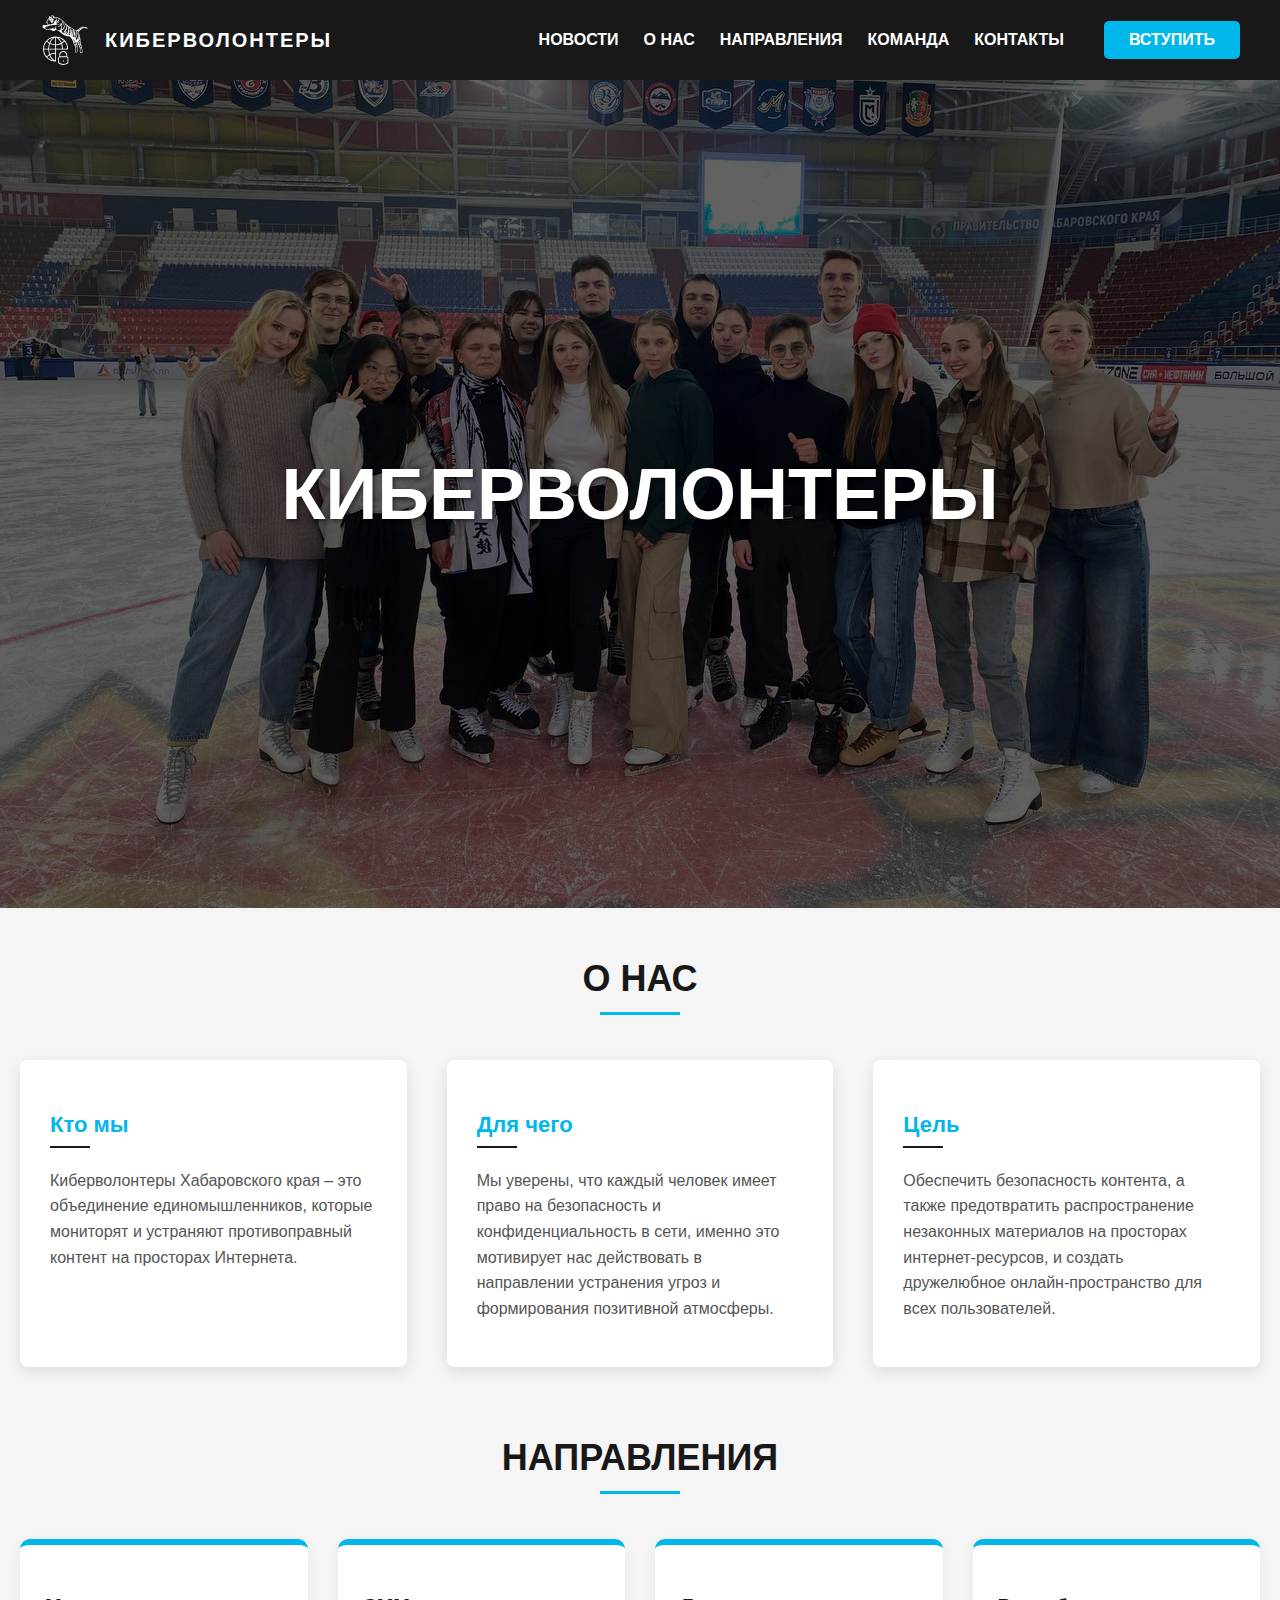
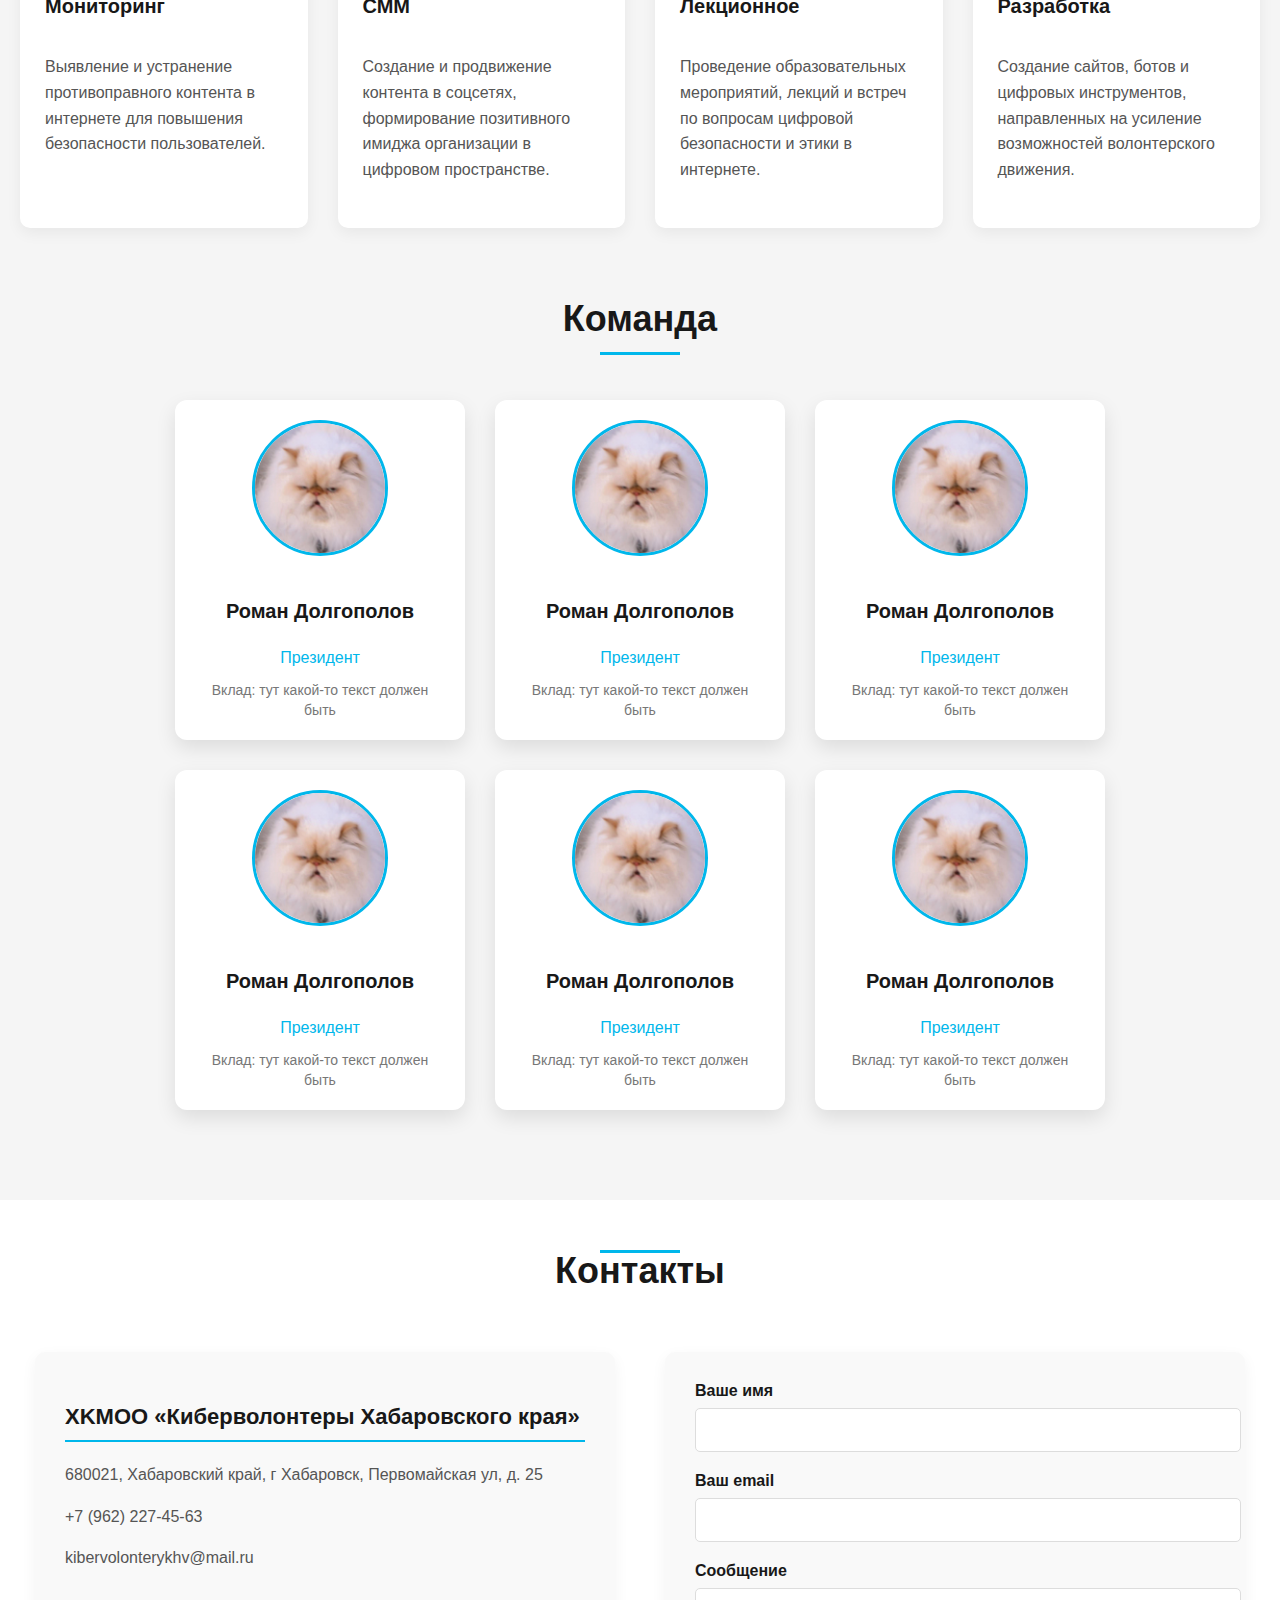
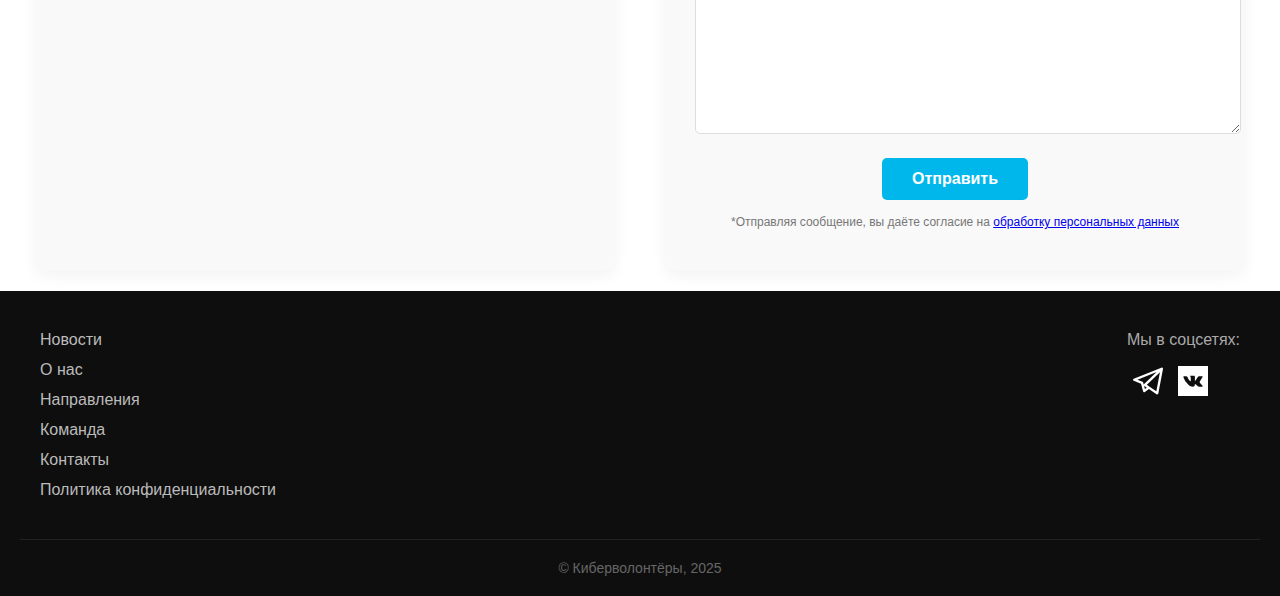
<file: index.html>
<!DOCTYPE html>
<html lang="ru">
<head>
    <meta charset="UTF-8">
    <meta name="viewport" content="width=device-width, initial-scale=1.0, maximum-scale=1.0, user-scalable=no">
    <title>Главная | КиберВолонтеры</title>
    <link rel="stylesheet" href="style.css">
</head>

<body>
    <div id="header"></div>
    
    <section class="hero">
        <div class="hero-overlay">
            <h1>КИБЕРВОЛОНТЕРЫ</h1>
        </div>
    </section>
    
    <section id="about" class="about-section">
        <h2>О НАС</h2>
        <div class="about-grid">
            <div class="about-card">
                <h3>Кто мы</h3>
                <p>Киберволонтеры Хабаровского края – это объединение единомышленников, которые мониторят и устраняют противоправный контент на просторах Интернета.</p>
            </div>
            <div class="about-card">
                <h3>Для чего</h3>
                <p>Мы уверены, что каждый человек имеет право на безопасность и конфиденциальность в сети, именно это мотивирует нас действовать в направлении устранения угроз и формирования позитивной атмосферы.</p>
            </div>
            <div class="about-card">
                <h3>Цель</h3>
                <p>Обеспечить безопасность контента, а также предотвратить распространение незаконных материалов на просторах интернет-ресурсов, и создать дружелюбное онлайн-пространство для всех пользователей.</p>
            </div>
        </div>
    </section>

    <section id="directions" class="directions-section">
        <h2>НАПРАВЛЕНИЯ</h2>
        <div class="directions-grid">
            <div class="direction-card">
                <h3>Мониторинг</h3>
                <p>Выявление и устранение противоправного контента в интернете для повышения безопасности пользователей.</p>
            </div>
            <div class="direction-card">
                <h3>СММ</h3>
                <p>Создание и продвижение контента в соцсетях, формирование позитивного имиджа организации в цифровом пространстве.</p>
            </div>
            <div class="direction-card">
                <h3>Лекционное</h3>
                <p>Проведение образовательных мероприятий, лекций и встреч по вопросам цифровой безопасности и этики в интернете.</p>
            </div>
            <div class="direction-card">
                <h3>Разработка</h3>
                <p>Создание сайтов, ботов и цифровых инструментов, направленных на усиление возможностей волонтерского движения.</p>
            </div>
        </div>
    </section>

    <section id="team" class="team-section">
        <h2>Команда</h2>
        <div class="team-grid">
            <div class="team-member-card">
                <img src="photo team\photo1.jpg">
                <h3>Роман Долгополов</h3>
                <p class="member-role">Президент</p>
                <p class="member-contribution">Вклад: тут какой-то текст должен быть</p>
            </div>
            <div class="team-member-card">
                <img src="photo team\photo1.jpg">
                <h3>Роман Долгополов</h3>
                <p class="member-role">Президент</p>
                <p class="member-contribution">Вклад: тут какой-то текст должен быть</p>
            </div>
            <div class="team-member-card">
                <img src="photo team\photo1.jpg">
                <h3>Роман Долгополов</h3>
                <p class="member-role">Президент</p>
                <p class="member-contribution">Вклад: тут какой-то текст должен быть</p>
            </div>
            <div class="team-member-card">
                <img src="photo team\photo1.jpg">
                <h3>Роман Долгополов</h3>
                <p class="member-role">Президент</p>
                <p class="member-contribution">Вклад: тут какой-то текст должен быть</p>
            </div>
            <div class="team-member-card">
                <img src="photo team\photo1.jpg">
                <h3>Роман Долгополов</h3>
                <p class="member-role">Президент</p>
                <p class="member-contribution">Вклад: тут какой-то текст должен быть</p>
            </div>
            <div class="team-member-card">
                <img src="photo team\photo1.jpg">
                <h3>Роман Долгополов</h3>
                <p class="member-role">Президент</p>
                <p class="member-contribution">Вклад: тут какой-то текст должен быть</p>
            </div>
        </section>

        <div id="contacts" class="contacts-bg">
            <section class="contacts-section">
                <h2>Контакты</h2>
                <div class="contacts-container">
                    <div class="contacts-info">
                        <h3>XKMOO «Киберволонтеры Хабаровского края»</h3>
                        <p>680021, Хабаровский край, г Хабаровск, Первомайская ул, д. 25</p>
                        <p>+7 (962) 227-45-63</p>
                        <p>kibervolonterykhv@mail.ru</p>
                    </div>
                    <div class="contacts-form">
                        <form id="contactForm" action="mailto:kibervolonterykhv@mail.ru" method="post" enctype="text/plain">
                            <div class="form-group">
                                <label for="name">Ваше имя</label>
                                <input type="text" id="name" name="name" required>
                            </div>
                            <div class="form-group">
                                <label for="email">Ваш email</label>
                                <input type="email" id="email" name="email" required>
                            </div>
                            <div class="form-group">
                                <label for="message">Сообщение</label>
                                <textarea id="message" name="message" rows="4" required></textarea>
                            </div>
                            <button type="submit" class="submit-btn">Отправить</button>
                            <p class="consent">*Отправляя сообщение, вы даёте согласие на <a href="privacy.html" target="_blank">обработку персональных данных</a></p>
                        </form>
                    </div>
                </div>
            </section>
        </div>

    </div>


    <div id="footer"></div>
      
    <script src="load.js"></script>
       
</body>
</html>
</file>
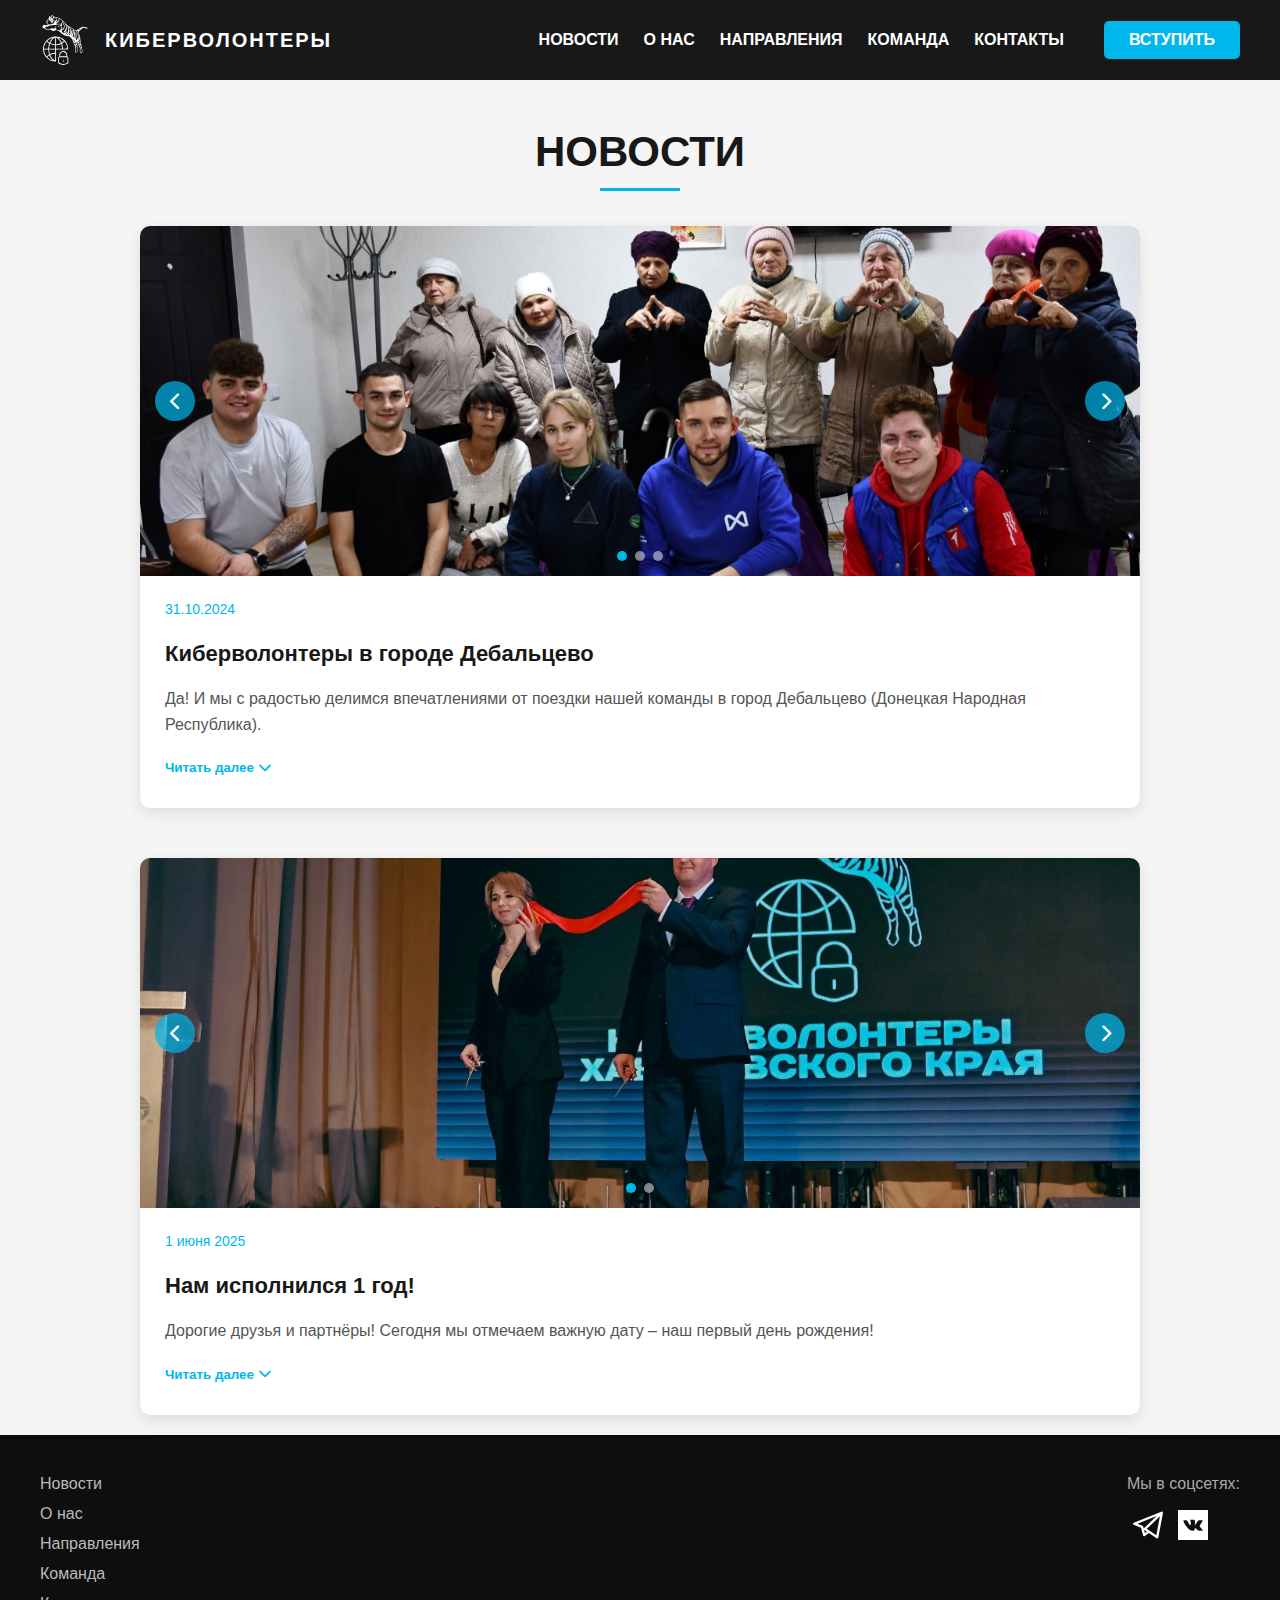
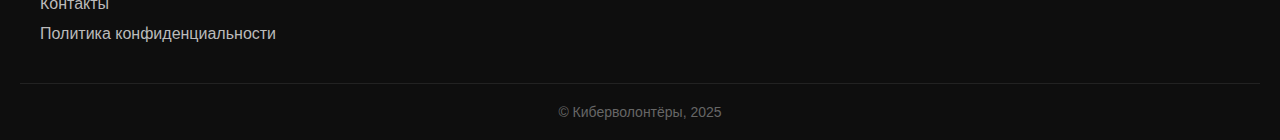
<file: news.html>
<!DOCTYPE html>
<html lang="ru">
<head>
    <meta charset="UTF-8">
    <meta name="viewport" content="width=device-width, initial-scale=1.0">
    <title>Новости | КиберВолонтеры</title>
    <link rel="stylesheet" href="style.css">
    <link rel="stylesheet" href="https://cdnjs.cloudflare.com/ajax/libs/font-awesome/6.0.0-beta3/css/all.min.css">
</head>

<body>
    <div id="header"></div>
    
    <section class="news-section">
        <h1 class="news-title">НОВОСТИ</h1>
        
        <div class="news-container">
            <!-- Новость 1 -->
            <div class="news-card">
                <div class="media-container">
                    <!-- Фото -->
                    <div class="media-item active">
                        <img src="news/debalcevo/d3DVJurjSqk.jpg">
                    </div>
                    <div class="media-item">
                        <img src="news/debalcevo/rp0hU2rvq1s.jpg">
                    </div>
                    <div class="media-item">
                        <img src="news/debalcevo/UF6vgj-iwEE.jpg">
                    </div>
                    <button class="media-nav prev"><i class="fas fa-chevron-left"></i></button>
                    <button class="media-nav next"><i class="fas fa-chevron-right"></i></button>
                    <div class="media-dots"></div>
                </div>
                <div class="news-content">
                    <div class="news-date">31.10.2024</div>
                    <h3>Киберволонтеры в городе Дебальцево</h3>
                    <div class="news-excerpt">
                        <p>Да! И мы с радостью делимся впечатлениями от поездки нашей команды в город Дебальцево (Донецкая Народная Республика).</p>
                    </div>
                    <div class="news-full" style="display: none;">
                        <p>В составе делегации были:</p>
                        <ul>
                            <li>Савицкая Валерия Игоревна - председатель ХКМОО «Киберволонтеры Хабаровского края»</li>
                            <li>Холодилов Дмитрий Дмитриевич - председатель Молодежного правительства Хабаровского края</li>
                            <li>Беляков Руслан Владимирович - председатель Совета местного отделения движения «Движение Первых»</li>
                        </ul>
                        
                        <p>«Мы побывали в этом уникальном уголке, чтобы провести лекции для молодежи и жителей города. Обсуждали важные темы, связанные с цифровыми технологиями, безопасностью в интернете и возможностями, которые предоставляет современный мир. Прокачивали soft-skills и просто говорили о важном! 💡</p>
                        
                        <p>Но мы не только говорили, но и помогали! В рамках гуманитарной миссии мы оказывали адресную помощь пожилым людям: убирались и выносили мусор, дарили заботу и внимание. ❤️</p>
                        
                        <p>Помогали и учебным заведениям: настраивали технику и проводили дополнительные лекции для родителей и педагогических составов! 🎓</p>
                        
                        <p>Видеть искренние улыбки на лицах людей, которые получили немного тепла и поддержки - заслуживает того, чтоб мы еще не раз вернулись.»</p>
                        
                        <p>ХКМОО «Киберволонтеры Хабаровского края» отдельно выражает огромную благодарность движению «Вместе Хабаровск» и АНО «Комитет семей воинов Отечества Хабаровского края» за возможность оказания совместной гуманитарной помощи нашей Хабаровской бригаде РЭБ ВВО, находящейся в зоне проведения специальной военной операции.</p>
                    </div>
                    <button class="news-read-more">Читать далее <i class="fas fa-chevron-down"></i></button>
                </div>
            </div>
            
            <!-- Новость 2 -->
            <div class="news-card">
                <div class="media-container">
                    <!-- Видео -->
                    <div class="media-item active">
                        <iframe width="100%" height="315" src="https://www.youtube.com/embed/dQw4w9WgXcQ" frameborder="0" allowfullscreen></iframe>
                    </div>
                    <!-- Фото -->
                    <div class="media-item active">
                        <img src="news/LzujXuFKyns.jpg">
                    </div>
                    <button class="media-nav prev"><i class="fas fa-chevron-left"></i></button>
                    <button class="media-nav next"><i class="fas fa-chevron-right"></i></button>
                    <div class="media-dots"></div>
                </div>
                <div class="news-content">
                    <div class="news-date">1 июня 2025</div>
                    <h3>Нам исполнился 1 год!</h3>
                    <div class="news-excerpt">
                        <p>Дорогие друзья и партнёры! Сегодня мы отмечаем важную дату – наш первый день рождения!</p>
                    </div>
                    <div class="news-full" style="display: none;">
                        <p>🎉 Ура! Нам исполнился 1 год! 🎉</p>
                        
                        <p>За этот год мы вместе прошли непростой, но увлекательный путь. Мы учились, росли, развивали идеи и воплощали их в жизнь. Благодаря вашей поддержке и доверию мы достигли многого.</p>
                        
                        <p>Хочется выразить огромную благодарность каждому из вас – за вашу преданность, активное участие и вдохновение, которое вы приносите в нашу организацию.</p>
                        
                        <p>Впереди у нас много новых планов и проектов, и мы уверены, что вместе мы сможем достичь ещё больших высот! Давайте продолжать работать, вдохновляться и добиваться успеха вместе!</p>
                        
                        <p>С днём рождения нас! 🥳</p>
                        
                        <p>Особая благодарность нашим партнерам:</p>
                        <ul>
                            <li>Министерство цифрового развития Хабаровского края</li>
                            <li>Молодежное правительство Хабаровского края</li>
                            <li>Движение «Вместе Хабаровск»</li>
                            <li>Все волонтеры, которые поддерживали нас в этом году</li>
                        </ul>
                    </div>
                    <button class="news-read-more">Читать далее <i class="fas fa-chevron-down"></i></button>
                </div>
            </div>
        </div>
    </section>

    <div id="footer"></div>
      
    <script src="load.js"></script>
    <script src="news-script.js"></script>
</body>
</html>
</file>
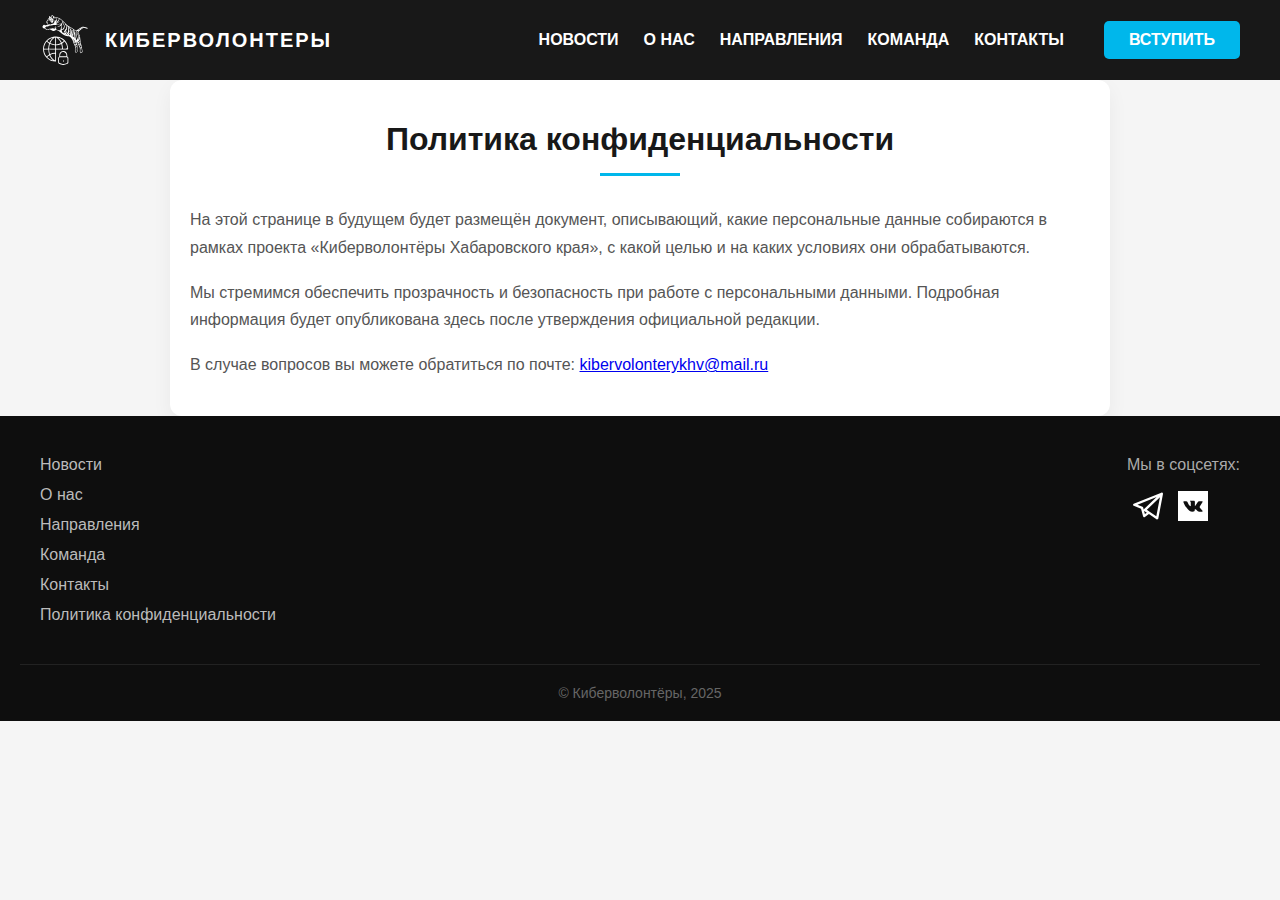
<file: privacy.html>
<!DOCTYPE html>
<html lang="ru">
<head>
  <meta charset="UTF-8" />
  <meta name="viewport" content="width=device-width, initial-scale=1.0, maximum-scale=1.0, user-scalable=no">
  <title>Политика конфиденциальности | Киберволонтёры</title>
  <link rel="stylesheet" href="style.css" />
</head>
<body>
  <div id="header"></div>

  <section class="privacy-page">
    <h1>Политика конфиденциальности</h1>
    <p>
        На этой странице в будущем будет размещён документ, описывающий, какие персональные данные собираются в рамках проекта «Киберволонтёры Хабаровского края», с какой целью и на каких условиях они обрабатываются.
    </p>
    <p>
        Мы стремимся обеспечить прозрачность и безопасность при работе с персональными данными. Подробная информация будет опубликована здесь после утверждения официальной редакции.
      </p>
      
      <p>
        В случае вопросов вы можете обратиться по почте: <a href="mailto:kibervolonterykhv@mail.ru">kibervolonterykhv@mail.ru</a>
      </p>
  </section>

  <div id="footer"></div>
      
  <script src="load.js"></script>
</body>
</html>
</file>
<file: style.css>
body {
    margin: 0;
    font-family: Arial, sans-serif;
    background-color: #f5f5f5;
}

/* ХЕДЕР */
.header {
    background-color: #181818;
    padding: 15px 40px;
    display: flex;
    justify-content: space-between;
    align-items: center;
    position: sticky;
    top: 0;
    z-index: 1000;
}

.logo {
    text-decoration: none;
    color: inherit;
    display: flex;
    align-items: center;
    transition: transform 0.3s ease;
}

.logo:hover {
    transform: scale(1.03);
    text-decoration: none;
}

.logo img {
    width: 50px;
    height: 50px;
    margin-right: 15px;
}

.logo-text {
    color: white;
    font-size: 20px;
    font-weight: bold;
    letter-spacing: 2px;
}

.nav-links {
    display: flex;
    align-items: center;
    gap: 25px;
}

.nav-links a {
    color: white;
    text-decoration: none;
    font-size: 16px;
    font-weight: bold;
    transition: color 0.3s ease;
    padding: 5px 0;
    position: relative;
}

.nav-links a:hover {
    color: #00b7eb;
}

.nav-links a:not(.btn):hover::after {
    content: '';
    position: absolute;
    bottom: 0;
    left: 0;
    width: 100%;
    height: 2px;
    background-color: #00b7eb;
}

.nav-links .btn,
.nav-links .btn:visited,
.nav-links button.btn {
    background-color: #00b7eb;
    padding: 10px 25px;
    border-radius: 5px;
    color: white;
    font-weight: 600;
    margin-left: 15px;
    transition: background-color 0.3s ease;
    border: none;
    cursor: pointer;
    font-family: inherit;
    font-size: 16px;
}

.nav-links .btn:hover,
.nav-links button.btn:hover {
    background-color: #0095c7ce;
    color: white;
}

.hero {
    background-image: url('photo-main.jpg');
    background-size: cover;
    background-position: center;
    height: 92vh;
    position: relative;
    display: flex;
    align-items: center;
    justify-content: center;
    box-shadow: inset 0 0 0 1000px rgba(0, 0, 0, 0.616);
}

.hero-overlay {
    width: 100%;
    height: 100%;
    display: flex;
    align-items: center;
    justify-content: center;
    position: relative;
    z-index: 2;
}

.hero-overlay h1 {
    color: white;
    font-size: 72px;
    text-align: center;
    text-shadow: 2px 2px 4px rgba(0, 0, 0, 0.5);
}

/* СЕКЦИЯ "О НАС" */
.about-section {
    padding: 20px 20px;
    max-width: 1500px;
    margin: 0 auto;
}

.about-section h2 {
    font-size: 36px;
    color: #181818;
    text-align: center;
    margin-bottom: 60px;
    position: relative;
}

.about-section h2::after {
    content: '';
    position: absolute;
    bottom: -15px;
    left: 50%;
    transform: translateX(-50%);
    width: 80px;
    height: 3px;
    background-color: #00b7eb;
}

.about-grid {
    display: grid;
    grid-template-columns: repeat(3, 1fr);
    gap: 40px;
}

.about-card {
    background-color: white;
    border-radius: 8px;
    padding: 30px;
    box-shadow: 0 5px 15px rgba(0, 0, 0, 0.1);
    transition: all 0.3s ease;
}

.about-card:hover {
    transform: translateY(-5px);
    box-shadow: 0 10px 25px rgba(0, 0, 0, 0.15);
}

.about-card h3 {
    font-size: 22px;
    color: #00b7eb;
    margin-bottom: 20px;
    position: relative;
    padding-bottom: 10px;
}

.about-card h3::after {
    content: '';
    position: absolute;
    bottom: 0;
    left: 0;
    width: 40px;
    height: 2px;
    background-color: #181818;
}

.about-card p {
    color: #555;
    line-height: 1.6;
}

/* СЕКЦИЯ "НАПРАВЛЕНИЯ" */
.directions-section {
    padding: 20px 20px;
    max-width: 1400px;
    margin: 0 auto;
    background-color: #f5f5f5;
}

.directions-section h2 {
    font-size: 36px;
    color: #181818;
    text-align: center;
    margin-bottom: 60px;
    position: relative;
}

.directions-section h2::after {
    content: '';
    position: absolute;
    bottom: -15px;
    left: 50%;
    transform: translateX(-50%);
    width: 80px;
    height: 3px;
    background-color: #00b7eb;
}

.directions-grid {
    display: grid;
    grid-template-columns: repeat(auto-fit, minmax(280px, 1fr));
    gap: 30px;
}

.direction-card {
    background-color: #ffffff;
    border-top: 6px solid #00b7eb;
    border-radius: 10px;
    padding: 30px 25px;
    box-shadow: 0 5px 15px rgba(0,0,0,0.06);
    transition: transform 0.3s ease, box-shadow 0.3s ease;
    display: flex;
    flex-direction: column;
    gap: 10px;
}

.direction-card:hover {
    transform: translateY(-5px);
    box-shadow: 0 12px 30px rgba(0,0,0,0.08);
}

.direction-card h3 {
    font-size: 20px;
    color: #181818;
    margin-bottom: 10px;
    font-weight: 700;
}

.direction-card p {
    font-size: 16px;
    color: #555;
    line-height: 1.6;
}

/* СЕКЦИЯ "КОМАНДА" */
.team-section {
    padding: 20px 20px;
    max-width: 1300px;
    margin: 0 auto;
    background-color: #f5f5f5;
}

.team-section h2 {
    font-size: 36px;
    color: #181818;
    text-align: center;
    margin-bottom: 60px;
    position: relative;
    font-weight: 700;
}

.team-section h2::after {
    content: '';
    position: absolute;
    bottom: -15px;
    left: 50%;
    transform: translateX(-50%);
    width: 80px;
    height: 3px;
    background-color: #00b7eb;
}

.team-grid {
    display: flex;
    flex-wrap: wrap;
    justify-content: center;
    gap: 30px;
    margin-top: 30px;
}

.team-member-card {
    background-color: #ffffff;
    border-radius: 12px;
    padding: 20px;
    box-shadow: 0 8px 20px rgba(0, 0, 0, 0.1);
    text-align: center;
    transition: transform 0.3s ease, box-shadow 0.3s ease;
    display: flex;
    flex-direction: column;
    align-items: center;
    justify-content: space-between;
    height: 300px;
    overflow: hidden;
    width: 250px;
}

.team-member-card:hover {
    transform: translateY(-8px);
    box-shadow: 0 12px 30px rgba(0, 0, 0, 0.15);
}

.team-member-card img {
    width: 130px;
    height: 130px;
    object-fit: cover;
    border-radius: 50%;
    margin-bottom: 20px;
    border: 3px solid #00b7eb;
}

.team-member-card h3 {
    font-size: 20px;
    color: #181818;
    font-weight: 700;
    margin-bottom: 5px;
}

.team-member-card .member-role {
    font-size: 16px;
    color: #00b7eb;
    margin-bottom: 10px;
}

.team-member-card .member-contribution {
    font-size: 14px;
    color: #777;
    max-width: 280px;
    margin: 0 auto;
    text-align: center;
    line-height: 1.4;
    word-wrap: break-word;
}

/* СЕКЦИЯ "КОНТАКТЫ" */
.contacts-bg {
    margin-top: 70px;
    background-color: #ffffff;
    width: 100%;
    box-sizing: border-box;
}

.contacts-section {
    padding: 20px 20px;
    max-width: 1250px;
    margin: 0 auto;
    box-sizing: border-box;
}

.contacts-section h2 {
    font-size: 36px;
    color: #181818;
    text-align: center;
    margin-bottom: 60px;
    position: relative;
}

.contacts-section h2::after {
    content: '';
    position: absolute;
    left: 50%;
    transform: translateX(-50%);
    width: 80px;
    height: 3px;
    background-color: #00b7eb;
}

.contacts-container {
    display: flex;
    gap: 50px;
    justify-content: space-between;
}

.contacts-info {
    flex: 1;
    padding: 30px;
    background-color: #f9f9f9;
    border-radius: 10px;
    box-shadow: 0 5px 15px rgba(0,0,0,0.05);
}

.contacts-info h3 {
    font-size: 22px;
    color: #181818;
    margin-bottom: 20px;
    padding-bottom: 10px;
    border-bottom: 2px solid #00b7eb;
}

.contacts-info p {
    font-size: 16px;
    color: #555;
    margin-bottom: 15px;
    line-height: 1.6;
}

.contacts-form {
    flex: 1;
    padding: 30px;
    background-color: #f9f9f9;
    border-radius: 10px;
    box-shadow: 0 5px 15px rgba(0,0,0,0.05);
}

.form-group {
    margin-bottom: 20px;
}

.form-group label {
    display: block;
    font-size: 16px;
    color: #181818;
    margin-bottom: 8px;
    font-weight: 600;
}

.form-group input,
.form-group textarea {
    width: 100%;
    padding: 12px;
    border: 1px solid #ddd;
    border-radius: 5px;
    font-size: 16px;
    transition: border-color 0.3s ease;
}

.form-group input:focus,
.form-group textarea:focus {
    border-color: #00b7eb;
    outline: none;
}

.form-group textarea {
    resize: vertical;
    min-height: 120px;
}

.submit-btn {
    background-color: #00b7eb;
    color: white;
    border: none;
    padding: 12px 30px;
    font-size: 16px;
    font-weight: 600;
    border-radius: 5px;
    cursor: pointer;
    transition: background-color 0.3s ease;
    display: block;
    margin: 0 auto;
}

.submit-btn:hover {
    background-color: #0095c7;
}

/* ФУТЕР */
.footer {
    background-color: #0e0e0e;
    color: #ccc;
    padding: 40px 20px 20px;
    font-family: 'Arial', sans-serif;
}

.footer-container {
    max-width: 1200px;
    margin: 0 auto;
    display: flex;
    justify-content: space-between;
    flex-wrap: wrap;
    gap: 40px;
    align-items: flex-start;
}

.footer-links {
    display: flex;
    flex-direction: column;
    gap: 12px;
}

.footer-links a {
    color: #bbb;
    text-decoration: none;
    font-size: 16px;
    transition: color 0.3s ease;
}

.footer-links a:hover {
    color: #00b7eb;
}

.social-section {
    display: flex;
    flex-direction: column;
    gap: 12px;
    color: #aaa;
    font-size: 16px;
}

.social-title {
    margin-bottom: 5px;
}

.social-icons {
    display: flex;
    gap: 15px;
    align-items: center;
    justify-content: center;
    margin-left: -25px;
}

.social-icons a {
    display: inline-flex;
    transition: transform 0.3s ease;
}

.social-icons img {
    width: 30px;
    height: 30px;
    filter: brightness(0) invert(1);
    transition: transform 0.3s ease, opacity 0.3s ease, filter 0.3s ease;
}

.social-icons a:hover {
    transform: scale(1.15);
}

.footer-bottom {
    margin-top: 40px;
    text-align: center;
    font-size: 14px;
    color: #666;
    border-top: 1px solid #222;
    padding-top: 20px;
}

/* Кнопка вверх */
.scroll-to-top {
    position: fixed;
    bottom: 30px;
    right: 30px;
    width: 50px;
    height: 50px;
    border-radius: 50%;
    background: #00b7eb;
    border: none;
    cursor: pointer;
    opacity: 0;
    transition: all 0.3s;
    z-index: 100;
    display: flex;
    align-items: center;
    justify-content: center;
    box-shadow: 0 2px 10px rgba(0,0,0,0.2);
}

.scroll-to-top.visible {
    opacity: 1;
}

.scroll-to-top:hover {
    background: #0095c7;
    transform: scale(1.05);
}

.scroll-to-top img {
    filter: brightness(0) invert(1);
}

/* НОВОСТИ */
.news-section {
    padding: 20px 20px;
    max-width: 1000px;
    margin: 0 auto;
}

.news-title {
    font-size: 42px;
    color: #181818;
    text-align: center;
    margin-bottom: 50px;
    position: relative;
}

.news-title::after {
    content: '';
    position: absolute;
    bottom: -15px;
    left: 50%;
    transform: translateX(-50%);
    width: 80px;
    height: 3px;
    background-color: #00b7eb;
}

.news-container {
    display: grid;
    grid-template-columns: 1fr;
    gap: 50px;
}

.news-card {
    background-color: white;
    border-radius: 10px;
    overflow: hidden;
    box-shadow: 0 5px 15px rgba(0, 0, 0, 0.1);
    transition: transform 0.3s ease, box-shadow 0.3s ease;
}

.news-card:hover {
    transform: translateY(-5px);
    box-shadow: 0 10px 25px rgba(0, 0, 0, 0.15);
}

.media-container {
    position: relative;
    height: 350px;
    overflow: hidden;
}

.media-item {
    position: absolute;
    width: 100%;
    height: 100%;
    opacity: 0;
    transition: opacity 0.5s ease;
}

.media-item iframe,
.media-item img {
    width: 100%;
    height: 100%;
    object-fit: cover;
}

.media-item.active {
    opacity: 1;
}

.media-nav {
    position: absolute;
    top: 50%;
    transform: translateY(-50%);
    background: rgba(0, 183, 235, 0.7);
    color: white;
    border: none;
    width: 40px;
    height: 40px;
    border-radius: 50%;
    cursor: pointer;
    font-size: 18px;
    display: flex;
    align-items: center;
    justify-content: center;
    transition: background 0.3s;
    z-index: 10;
}

.media-nav:hover {
    background: rgba(0, 149, 199, 0.9);
}

.media-nav.prev {
    left: 15px;
}

.media-nav.next {
    right: 15px;
}

.media-dots {
    position: absolute;
    bottom: 15px;
    left: 0;
    right: 0;
    display: flex;
    justify-content: center;
    gap: 8px;
    z-index: 10;
}

.media-dots .dot {
    width: 10px;
    height: 10px;
    border-radius: 50%;
    background: rgba(255, 255, 255, 0.5);
    cursor: pointer;
    transition: background 0.3s;
}

.media-dots .dot.active {
    background: #00b7eb;
}

.news-content {
    padding: 25px;
}

.news-date {
    font-size: 14px;
    color: #00b7eb;
    margin-bottom: 10px;
}

.news-content h3 {
    font-size: 22px;
    color: #181818;
    margin-bottom: 15px;
    line-height: 1.4;
}

.news-excerpt p,
.news-full p {
    color: #555;
    line-height: 1.6;
    margin-bottom: 15px;
}

.news-full {
    overflow: hidden;
    transition: all 0.5s ease;
}

.news-content a {
    color: #00b7eb;
    text-decoration: none;
    font-weight: 600;
    transition: color 0.3s;
}

.news-content a:hover {
    color: #0095c7;
    text-decoration: underline;
}

.news-content ul {
    margin: 15px 0;
    padding-left: 20px;
}

.news-content li {
    margin-bottom: 8px;
    color: #555;
}

.news-read-more {
    background: none;
    border: none;
    color: #00b7eb;
    font-weight: 600;
    cursor: pointer;
    padding: 8px 0;
    display: flex;
    align-items: center;
    gap: 5px;
    transition: color 0.3s;
    margin-top: 10px;
}

.news-read-more:hover {
    color: #0095c7;
}

.news-read-more i {
    transition: transform 0.3s;
}

.news-read-more.active i {
    transform: rotate(180deg);
}

.image-modal {
    display: none;
    position: fixed;
    z-index: 1000;
    left: 0;
    top: 0;
    width: 100%;
    height: 100%;
    background-color: rgba(0, 0, 0, 0.9);
    overflow: auto;
    align-items: center;
    justify-content: center;
}

.modal-content {
    display: flex;
    justify-content: center;
    align-items: center;
    height: 90%;
    width: 90%;
    max-width: 1200px;
    margin: 0 auto;
    position: relative;
}

.modal-content img {
    max-width: 100%;
    max-height: 100%;
    object-fit: contain;
    border-radius: 5px;
}

.close-modal {
    position: absolute;
    top: 20px;
    right: 35px;
    color: #f1f1f1;
    font-size: 40px;
    font-weight: bold;
    transition: 0.3s;
    cursor: pointer;
    z-index: 1001;
}

.modal-nav {
    position: absolute;
    top: 50%;
    transform: translateY(-50%);
    background: rgba(0, 183, 235, 0.7);
    color: white;
    border: none;
    width: 50px;
    height: 50px;
    border-radius: 50%;
    cursor: pointer;
    font-size: 24px;
    display: flex;
    align-items: center;
    justify-content: center;
    transition: background 0.3s;
    z-index: 10;
}

.modal-nav.prev {
    left: 20px;
}

.modal-nav.next {
    right: 20px;
}

.modal-dots {
    position: absolute;
    bottom: 20px;
    left: 0;
    right: 0;
    display: flex;
    justify-content: center;
    gap: 10px;
    z-index: 10;
}

.modal-dots .dot {
    width: 12px;
    height: 12px;
    border-radius: 50%;
    background: rgba(255, 255, 255, 0.5);
    cursor: pointer;
    transition: background 0.3s;
}

.modal-dots .dot.active {
    background: #00b7eb;
}

/* Модальное окно для вступления */
.join-modal {
    display: none;
    position: fixed;
    z-index: 1000;
    left: 0;
    top: 0;
    width: 100%;
    height: 100%;
    background-color: rgba(0, 0, 0, 0.7);
    overflow: auto;
    animation: fadeIn 0.3s ease;
    align-items: center;
    justify-content: center;
}

.join-modal.active {
    display: flex;
}

.join-modal-content {
    background-color: #f9f9f9;
    margin: 5% auto;
    padding: 30px;
    border-radius: 10px;
    width: 90%;
    max-width: 600px;
    max-height: 90vh;
    overflow-y: auto;
    position: relative;
    box-shadow: 0 5px 30px rgba(0, 0, 0, 0.3);
    animation: slideDown 0.3s ease;
}

.join-modal h2 {
    color: #181818;
    margin-bottom: 20px;
    text-align: center;
    font-size: 24px;
    font-weight: 600;
}

.join-modal ul {
    margin: 15px 0 25px;
    padding-left: 20px;
    color: #555;
    line-height: 1.6;
}

.join-modal ul li {
    margin-bottom: 8px;
}

.join-form {
    display: flex;
    flex-direction: column;
    gap: 15px;
}

.join-form input {
    padding: 12px 15px;
    border: 1px solid #ddd;
    border-radius: 5px;
    font-size: 16px;
    transition: border-color 0.3s ease;
}

.join-form input:focus {
    border-color: #00b7eb;
    outline: none;
}

.interests {
    margin: 15px 0;
}

.interests h3 {
    font-size: 18px;
    margin-bottom: 10px;
    color: #181818;
}

.interests label {
    display: block;
    margin-bottom: 8px;
    color: #555;
    cursor: pointer;
}

.interests input[type="checkbox"] {
    margin-right: 10px;
}

.submit-join {
    background-color: #00b7eb;
    color: white;
    border: none;
    padding: 12px;
    font-size: 16px;
    font-weight: 600;
    border-radius: 5px;
    cursor: pointer;
    transition: background-color 0.3s ease;
    margin-top: 10px;
}

.submit-join:hover {
    background-color: #0095c7;
}

.consent {
    font-size: 12px;
    color: #777;
    text-align: center;
    margin-top: 15px;
}

.close-join-modal {
    position: absolute;
    top: 15px;
    right: 20px;
    color: #aaa;
    font-size: 28px;
    font-weight: bold;
    cursor: pointer;
    transition: color 0.3s ease;
}

.close-join-modal:hover {
    color: #00b7eb;
}

.join-form input.error {
    border-color: #ff4d4d;
    background-color: #fff0f0;
}

.join-message {
    display: flex;
    align-items: center;
    justify-content: center;
    gap: 10px;
    background-color: #f5f5f5;
    border: 2px solid #00b7eb;
    border-radius: 10px;
    padding: 15px 20px;
    color: #181818;
    font-size: 16px;
    font-weight: 500;
    text-align: center;
    margin-top: 20px;
    animation: fadeSlideIn 0.4s ease;
}

.join-message.success {
    border-color: #28a745;
    background-color: #eaffea;
    color: #155724;
}

.join-message.error {
    border-color: #dc3545;
    background-color: #ffeaea;
    color: #a71d2a;
}

.join-message .checkmark {
    font-size: 22px;
    color: #28a745;
}

.error-message {
    color: #dc3545;
    font-size: 13px;
    margin-top: -10px;
    margin-bottom: 10px;
    padding-left: 5px;
}

.privacy-page {
    padding: 20px 20px;
    max-width: 900px;
    margin: 0 auto;
    background-color: #ffffff;
    border-radius: 12px;
    box-shadow: 0 8px 20px rgba(0, 0, 0, 0.05);
    flex: 1;
}

.privacy-page h1 {
    font-size: 32px;
    color: #181818;
    text-align: center;
    margin-bottom: 30px;
    position: relative;
}

.privacy-page h1::after {
    content: '';
    width: 80px;
    height: 3px;
    background-color: #00b7eb;
    display: block;
    margin: 15px auto 0;
}

.privacy-page p {
    color: #555;
    font-size: 16px;
    line-height: 1.7;
    margin-bottom: 18px;
}

/* Медиа-запросы для адаптивности */
@media (max-width: 1200px) {
    .hero-overlay h1 {
        font-size: 56px;
        line-height: 1.2;
    }
    
    .about-grid {
        grid-template-columns: repeat(2, 1fr);
        gap: 25px;
    }
    
    .directions-grid {
        grid-template-columns: repeat(auto-fit, minmax(260px, 1fr));
        gap: 25px;
    }
    
    .contacts-container {
        flex-direction: column;
        gap: 25px;
    }
    
    .team-grid {
        gap: 25px;
    }
    
    .team-member-card {
        width: calc(33.33% - 20px);
        min-height: 340px;
    }
    
    .news-container {
        gap: 40px;
    }
}

@media (max-width: 992px) {
    .header {
        padding: 12px 20px;
    }
    
    .header-top {
        display: flex;
        justify-content: space-between;
        align-items: center;
        width: 100%;
    }
    
    .nav-links {
        display: none;
        position: absolute;
        top: 70px;
        left: 0;
        right: 0;
        background-color: #181818;
        flex-direction: column;
        padding: 25px;
        gap: 18px;
        z-index: 100;
        box-shadow: 0 4px 12px rgba(0, 0, 0, 0.3);
    }
    
    .nav-links.active {
        display: flex;
    }
    
    .nav-links a {
        font-size: 17px;
        padding: 8px 0;
        text-align: center;
    }
    
    .nav-links .btn {
        margin: 10px 0 0;
        width: 100%;
        padding: 12px;
        font-size: 16px;
    }
    
    .burger-menu {
        display: flex;
        flex-direction: column;
        justify-content: space-between;
        width: 28px;
        height: 20px;
        cursor: pointer;
        z-index: 101;
        margin-left: auto; /* Перемещает вправо */
        margin-right: 15px; /* Отступ от края */
    }
    
    .burger-menu span {
        height: 3px;
        background-color: white;
        transition: all 0.3s ease;
    }
    
    .burger-menu.active span:nth-child(1) {
        transform: rotate(45deg) translate(5px, 5px);
    }
    
    .burger-menu.active span:nth-child(2) {
        opacity: 0;
    }
    
    .burger-menu.active span:nth-child(3) {
        transform: rotate(-45deg) translate(7px, -7px);
    }
    
    .logo {
        margin-right: auto; 
    }


    .hero {
        height: 80vh;
    }
    
    .hero-overlay h1 {
        font-size: 42px;
        padding: 0 15px;
    }
    
    .about-section, .directions-section, .team-section, .contacts-section, .news-section {
        padding: 15px 10px;
    }
    
    .about-section h2, .directions-section h2, .team-section h2, .contacts-section h2, .news-title {
        font-size: 32px;
        margin-bottom: 40px;
    }
    
    .team-member-card {
        width: calc(50% - 15px);
        min-height: 300px;
        padding: 15px;
    }
    
    .team-member-card img {
        width: 110px;
        height: 110px;
    }
    
    .media-container {
        height: 300px;
    }
}

@media (max-width: 768px) {
    .hero {
        height: 60vh;
    }
    
    .hero-overlay h1 {
        font-size: 30px;
        padding: 0 20px;
        line-height: 1.3;
    }
    
    .about-grid {
        grid-template-columns: 1fr;
        gap: 20px;
    }
    
    .about-card {
        padding: 20px;
    }
    
    .directions-grid {
        grid-template-columns: 1fr;
        gap: 20px;
    }
    
    .direction-card {
        padding: 20px;
    }
    
    .team-grid {
        justify-content: center;
    }
    
    .team-member-card {
        width: 100% !important; 
        max-width: none;
        height: auto;
        min-height: unset;
    }
    
    .team-member-card img {
        width: 100px;
        height: 100px;
    }
    
    .contacts-info, .contacts-form {
        padding: 20px;
    }
    
    .contacts-section h2 {
        font-size: 30px;
    }
    
    .media-container {
        height: 250px;
    }
    
    .news-content {
        padding: 15px;
    }
    
    .news-content h3 {
        font-size: 20px;
    }
    
    .news-date {
        font-size: 13px;
    }
    
    .news-title {
        font-size: 34px;
    }
    
    .join-modal-content {
        margin: 10% auto;
        width: 92%;
        padding: 20px;
        max-height: 90vh;
        overflow-y: auto;
    }
    
    .join-modal h2 {
        font-size: 22px;
    }
    
    .join-form input {
        font-size: 15px;
        padding: 10px;
    }
    
    .submit-join {
        padding: 10px;
        font-size: 15px;
    }
    
    .image-modal .modal-content {
        width: 95%;
        height: 85%;
    }
    
    .modal-nav {
        width: 40px;
        height: 40px;
        font-size: 18px;
    }
}

@media (max-width: 576px) {
    .header {
        padding: 10px 15px;
    }
    
    .logo img {
        width: 32px;
        height: 32px;
        margin-right: 8px;
    }
    
    .logo-text {
        font-size: 14px;
    }
    
    .nav-links {
        top: 60px;
        padding: 15px;
    }
    
    .nav-links a {
        font-size: 16px;
    }
    
    .nav-links .btn {
        padding: 10px;
        font-size: 15px;
    }
    
    .hero {
        height: 50vh;
    }
    
    .hero-overlay h1 {
        font-size: 24px;
        padding: 0 15px;
    }
    
    .about-section, .directions-section, .team-section, .contacts-section, .news-section {
        padding: 10px;
    }
    
    .about-section h2, .directions-section h2, .team-section h2, .contacts-section h2, .news-title {
        font-size: 28px;
        margin-bottom: 30px;
    }
    
    .about-card, .direction-card, .contacts-info, .contacts-form {
        padding: 15px;
    }
    
    .team-member-card {
        padding: 12px;
        min-height: 260px;
        max-width: 280px;
    }
    
    .team-member-card h3 {
        font-size: 18px;
    }
    
    .team-member-card .member-role {
        font-size: 14px;
    }
    
    .media-container {
        height: 200px;
    }
    
    .media-nav {
        width: 32px;
        height: 32px;
        font-size: 14px;
    }
    
    .media-dots .dot {
        width: 8px;
        height: 8px;
    }
    
    .news-content {
        padding: 12px;
    }
    
    .news-date {
        font-size: 12px;
    }
    
    .news-content h3 {
        font-size: 18px;
    }
    
    .scroll-to-top {
        width: 40px;
        height: 40px;
        bottom: 20px;
        right: 20px;
    }
    
    .scroll-to-top img {
        width: 20px;
        height: 20px;
    }
    
    .join-modal-content {
        margin: 15% auto;
        width: 95%;
        padding: 15px;
    }
    
    .join-modal h2 {
        font-size: 20px;
    }
    
    .join-form input {
        font-size: 14px;
    }
    
    .submit-join {
        font-size: 14px;
    }
    
    .close-modal {
        font-size: 28px;
        right: 15px;
        top: 10px;
    }
    
    .modal-nav {
        width: 35px;
        height: 35px;
        font-size: 16px;
    }
    
    .modal-dots .dot {
        width: 10px;
        height: 10px;
    }
}

/* Анимации для плавности */
@keyframes fadeIn {
    from { opacity: 0; }
    to { opacity: 1; }
}

@keyframes slideDown {
    from { 
        opacity: 0;
        transform: translateY(-20px);
    }
    to { 
        opacity: 1;
        transform: translateY(0);
    }
}

@keyframes fadeSlideIn {
    from {
        opacity: 0;
        transform: translateY(10px);
    }
    to {
        opacity: 1;
        transform: translateY(0);
    }
}
</file>
